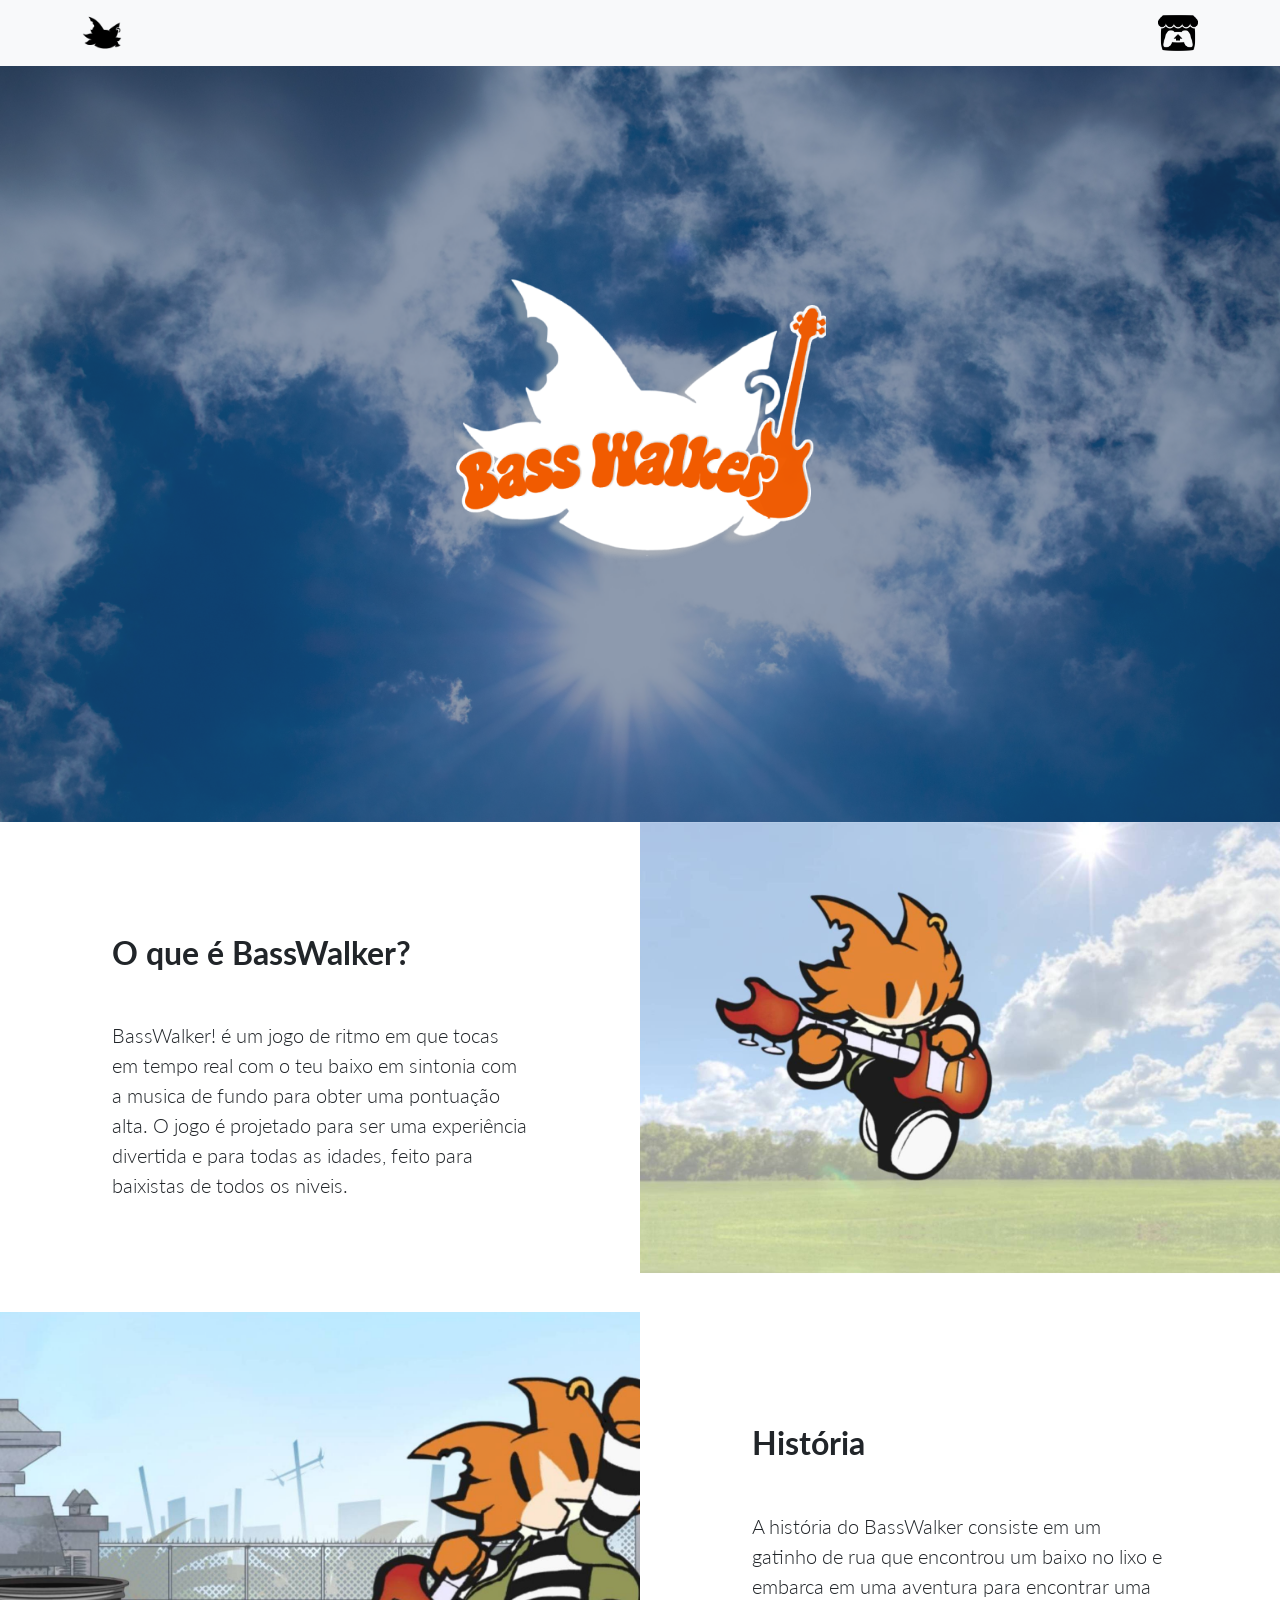
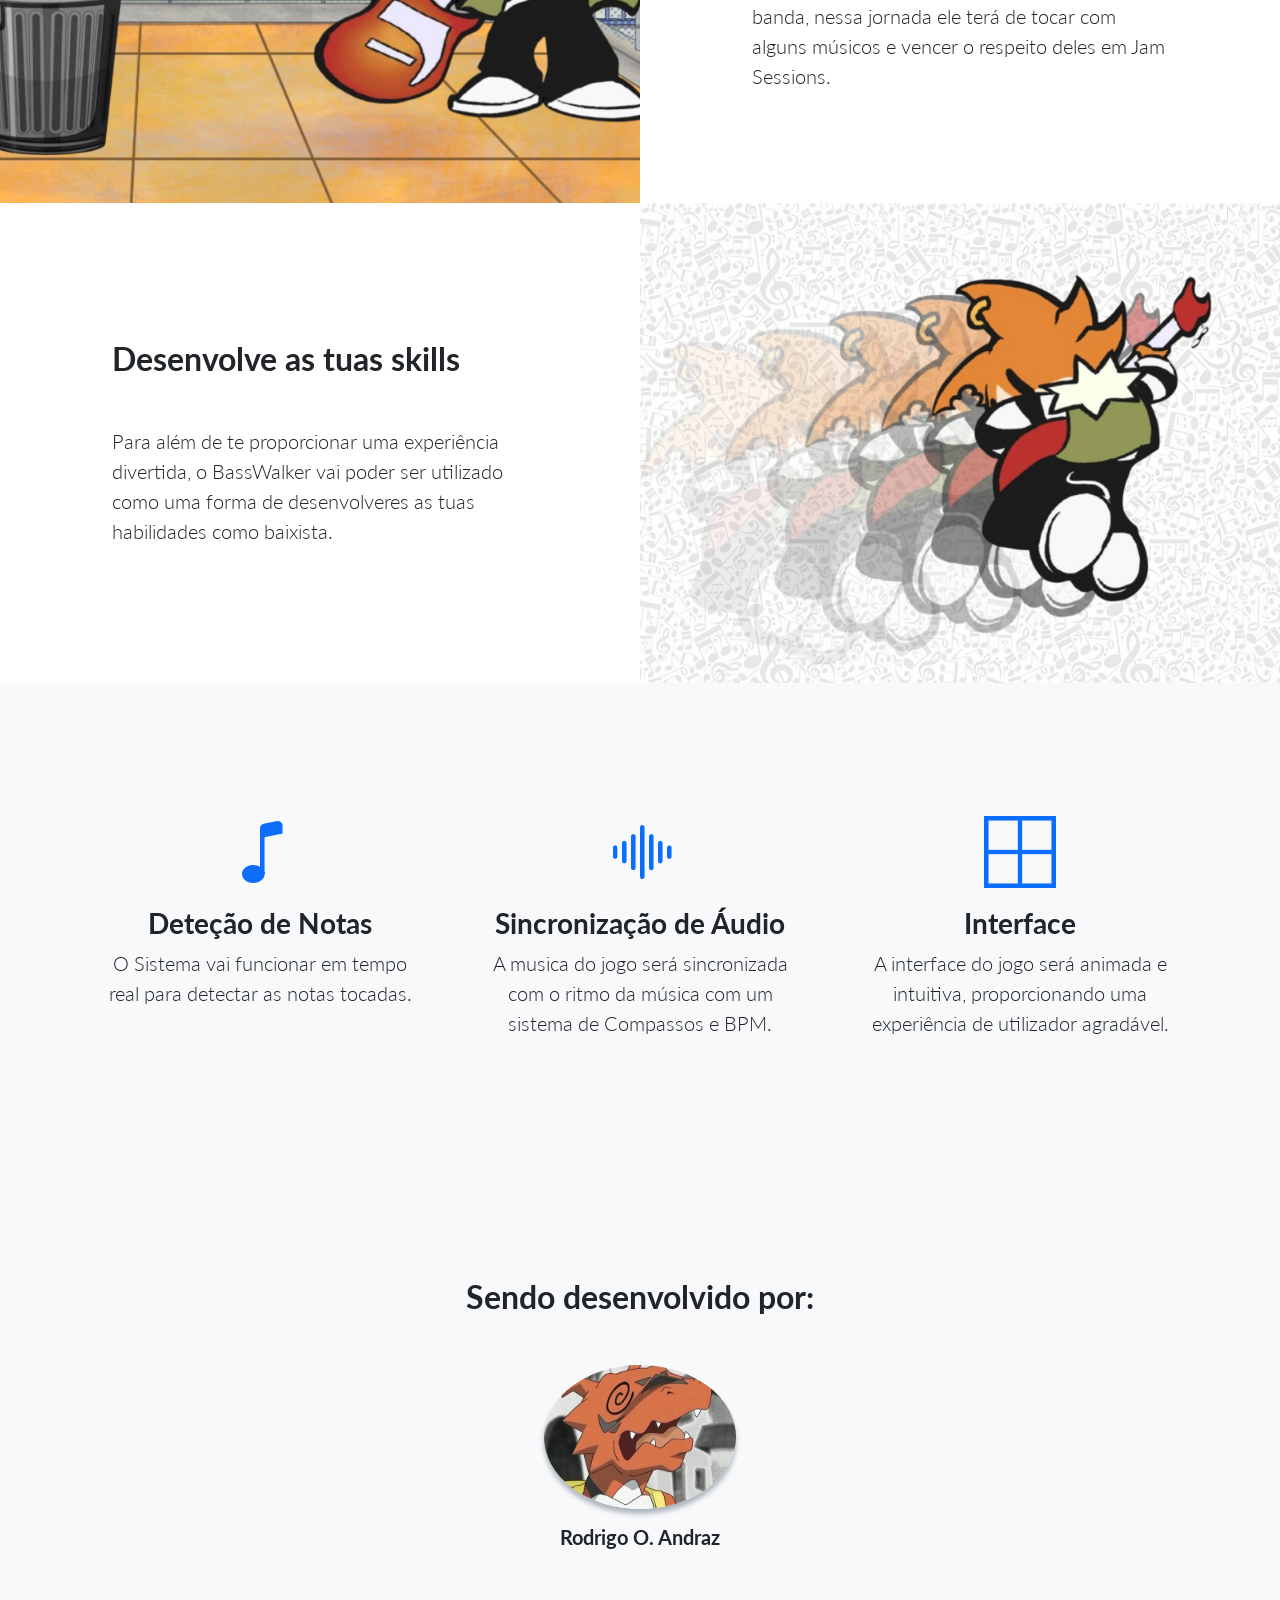
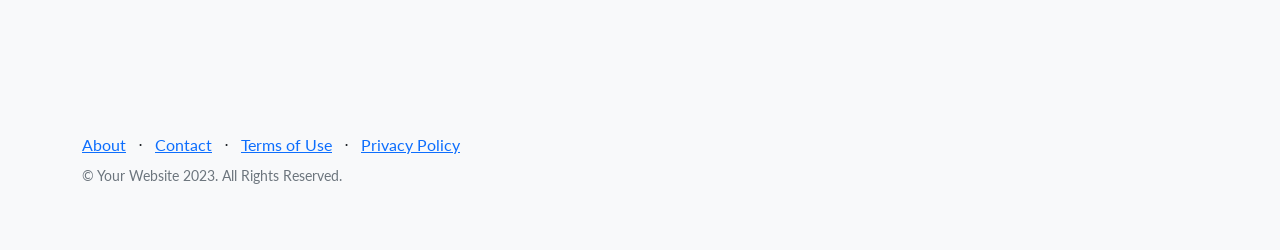
<file: index.html>
<!DOCTYPE html>
<html lang="en">
    <head>
        <meta charset="utf-8" />
        <meta name="viewport" content="width=device-width, initial-scale=1, shrink-to-fit=no" />
        <meta name="description" content="" />
        <meta name="author" content="" />
        <title>Site Promocional - BassWalker!</title>
        <!-- Favicon-->
        <link rel="icon" type="image/x-icon" href="assets/favicon.ico" />
        <!-- Bootstrap icons-->
        <link href="https://cdn.jsdelivr.net/npm/bootstrap-icons@1.5.0/font/bootstrap-icons.css" rel="stylesheet" type="text/css" />
        <!-- Google fonts-->
        <link href="https://fonts.googleapis.com/css?family=Lato:300,400,700,300italic,400italic,700italic" rel="stylesheet" type="text/css" />
        <!-- Core theme CSS (includes Bootstrap)-->
        <link href="css/styles.css" rel="stylesheet" />
    </head>
    <body>
        <!-- Navigation-->
        <nav class="navbar navbar-light bg-light static-top">
            <div class="container">
                <a class="navbar-brand" href="#!">
                    <img src="assets/img/logo.png" height="40" alt="BassWalker Logo">
                </a>
                
                <a href="https://kyuzinh.itch.io/" target="_blank" class="text-dark" title="Siga no Itch.io">
                    <img src="assets/img/itch.webp" height="40" alt="Itch.io">
                </a>
            </div>
        </nav>
        <!-- Masthead-->
        <header class="masthead">
            <div class="container position-relative">
                <div class="row justify-content-center">
                    <img src="assets/img/bass-logo.png" alt="BassWalker Logo" class="img-fluid mb-5 mb-lg-0">
                </div>
            </div>
        </header>
        <!-- Image Showcases-->
        <section class="showcase">
            <div class="container-fluid p-0">
                <div class="row g-0">
                    <div class="col-lg-6 order-lg-2 text-white showcase-img" style="background-image: url('assets/img/bg-showcase-1.jpg')"></div>
                    <div class="col-lg-6 order-lg-1 my-auto showcase-text">
                        <h2>O que é BassWalker?</h2>
                        <p class="lead mt-5 mb-0">
                            BassWalker! é um jogo de ritmo em que tocas em tempo real com o teu baixo em sintonia com a musica de fundo para obter uma pontuação alta. O jogo é projetado para ser uma experiência divertida e para todas as idades, feito para baixistas de todos os niveis.  
                        </p>
                    </div>
                </div>
                <div class="row g-0">
                    <div class="col-lg-6 text-white showcase-img" style="background-image: url('assets/img/bg-showcase-2.jpg')"></div>
                    <div class="col-lg-6 my-auto showcase-text">
                        <h2>História</h2>
                        <p class="lead mt-5 mb-0">
                            A história do BassWalker consiste em um gatinho de rua que encontrou um baixo no lixo e embarca em uma aventura para encontrar uma banda, nessa jornada ele terá de tocar com alguns músicos e vencer o respeito deles em Jam Sessions.

                        </p>
                    </div>
                </div>
                <div class="row g-0">
                    <div class="col-lg-6 order-lg-2 text-white showcase-img" style="background-image: url('assets/img/bg-showcase-3.jpg')"></div>
                    <div class="col-lg-6 order-lg-1 my-auto showcase-text">
                        <h2>Desenvolve as tuas skills</h2>
                        <p class="lead mt-5 mb-0">
                            Para além de te proporcionar uma experiência divertida, o BassWalker vai poder ser utilizado como uma forma de desenvolveres as tuas habilidades como baixista. 
                        </p>
                    </div>
                </div>
            </div>
        </section>
        <!-- Icons Grid-->
        <section class="features-icons bg-light text-center">
            <div class="container">
                <div class="row">
                    <div class="col-lg-4">
                        <div class="features-icons-item mx-auto mb-5 mb-lg-0 mb-lg-3">
                            <div class="features-icons-icon d-flex"><i class="bi-music-note m-auto text-primary"></i></div>
                            <h3>Deteção de Notas</h3>
                            <p class="lead mb-0">O Sistema vai funcionar em tempo real para detectar as notas tocadas.</p>
                        </div>
                    </div>
                    <div class="col-lg-4">
                        <div class="features-icons-item mx-auto mb-5 mb-lg-0 mb-lg-3">
                            <div class="features-icons-icon d-flex"><i class="bi-soundwave m-auto text-primary"></i></div>
                            <h3>Sincronização de Áudio</h3>
                            <p class="lead mb-0">A musica do jogo será sincronizada com o ritmo da música com um sistema de Compassos e BPM.</p>
                        </div>
                    </div>
                    <div class="col-lg-4">
                        <div class="features-icons-item mx-auto mb-0 mb-lg-3">
                            <div class="features-icons-icon d-flex"><i class="bi-border-all m-auto text-primary"></i></div>
                            <h3>Interface</h3>
                            <p class="lead mb-0">A interface do jogo será animada e intuitiva, proporcionando uma experiência de utilizador agradável.</p>
                        </div>
                    </div>
                </div>
            </div>
        </section>
        <!-- Testimonials-->
        <section class="testimonials text-center bg-light">
            <div class="container">
                <h2 class="mb-5">Sendo desenvolvido por:</h2>
                <div class="col-lg-4 flex-item mx-auto">
                    <div class="testimonial-item mx-auto mb-5 mb-lg-0">
                        <img class="img-fluid rounded-circle mb-3" src="assets/img/testimonials-1.jpg" alt="..." />
                        <h5>Rodrigo O. Andraz</h5>
                    </div>
                </div>
            </div>
        </section>
        <!-- Footer-->
        <footer class="footer bg-light">
            <div class="container">
                <div class="row">
                    <div class="col-lg-6 h-100 text-center text-lg-start my-auto">
                        <ul class="list-inline mb-2">
                            <li class="list-inline-item"><a href="#!">About</a></li>
                            <li class="list-inline-item">⋅</li>
                            <li class="list-inline-item"><a href="#!">Contact</a></li>
                            <li class="list-inline-item">⋅</li>
                            <li class="list-inline-item"><a href="#!">Terms of Use</a></li>
                            <li class="list-inline-item">⋅</li>
                            <li class="list-inline-item"><a href="#!">Privacy Policy</a></li>
                        </ul>
                        <p class="text-muted small mb-4 mb-lg-0">&copy; Your Website 2023. All Rights Reserved.</p>
                    </div>
                </div>
            </div>
        </footer>
        <!-- Bootstrap core JS-->
        <script src="https://cdn.jsdelivr.net/npm/bootstrap@5.2.3/dist/js/bootstrap.bundle.min.js"></script>
        <!-- Core theme JS-->
        <script src="js/scripts.js"></script>
        <!-- * * * * * * * * * * * * * * * * * * * * * * * * * * * * * * * * * * * * * * * *-->
        <!-- * *                               SB Forms JS                               * *-->
        <!-- * * Activate your form at https://startbootstrap.com/solution/contact-forms * *-->
        <!-- * * * * * * * * * * * * * * * * * * * * * * * * * * * * * * * * * * * * * * * *-->
        <script src="https://cdn.startbootstrap.com/sb-forms-latest.js"></script>
    </body>
</html>
</file>
